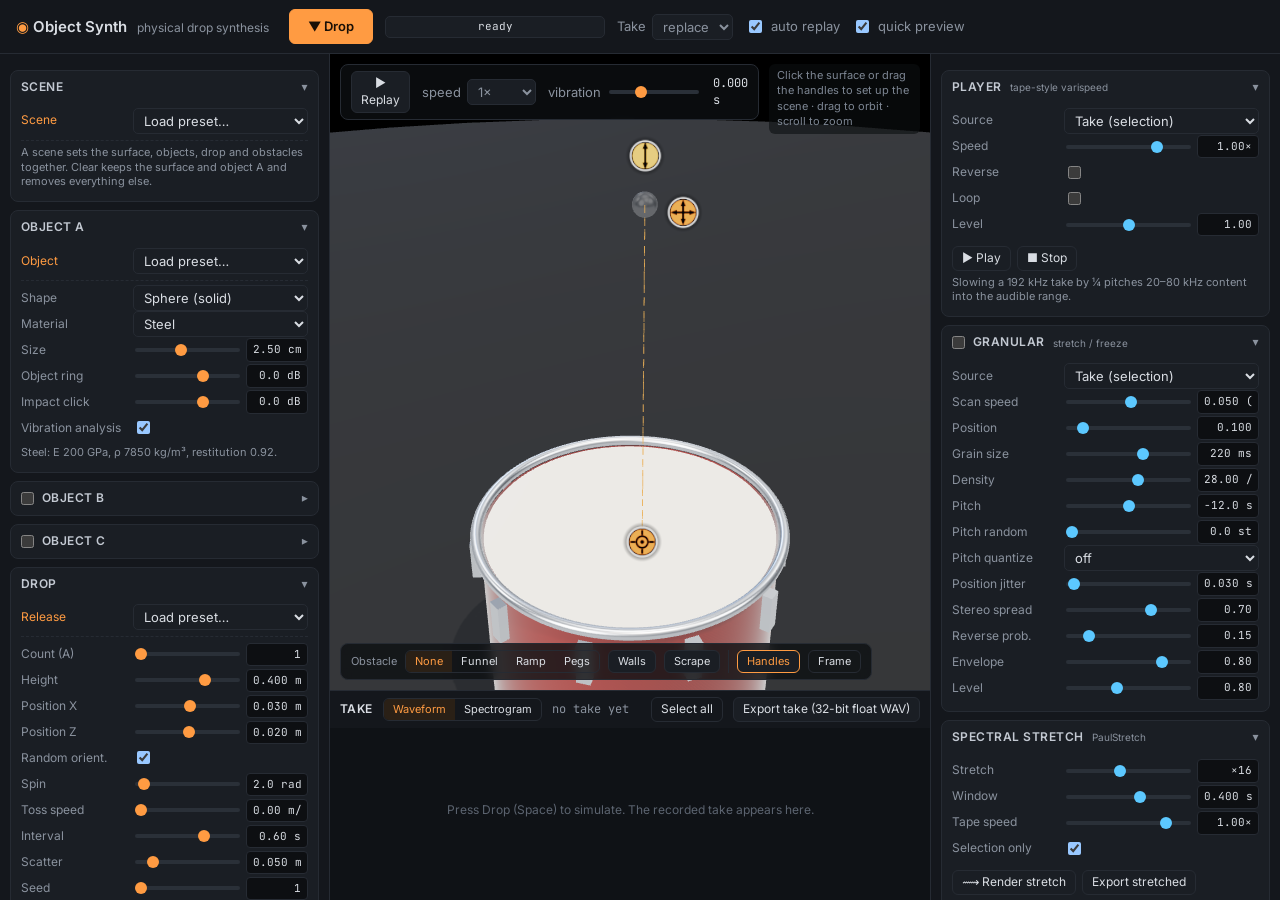
<file: object-synth/index.html>
<!doctype html>
<html lang="en">
<head>
  <meta charset="UTF-8" />
  <meta name="viewport" content="width=device-width, initial-scale=1.0" />
  <title>Object Synth</title>
  <link rel="preconnect" href="https://fonts.googleapis.com" />
  <link href="https://fonts.googleapis.com/css2?family=Inter:wght@400;500;600&family=JetBrains+Mono:wght@400;500&display=swap" rel="stylesheet" />
  <script type="module" crossorigin src="/object-synth/assets/index-oH3hqUIa.js"></script>
  <link rel="stylesheet" crossorigin href="/object-synth/assets/index-Vr_fVW9-.css">
</head>
<body>
  <div id="app">
    <header id="topbar">
      <div class="brand"><span class="logo">◉</span> Object Synth <span class="sub">physical drop synthesis</span></div>
      <div class="transport">
        <button id="btnDrop" class="primary" title="Simulate (Space)">▼ Drop</button>
        <button id="btnCancel" class="ghost" hidden>Cancel</button>
        <div class="progress"><div id="progBar"></div><span id="progText">ready</span></div>
        <label class="inline">Take
          <select id="takeMode"><option value="replace">replace</option><option value="append">append</option><option value="overlay">overlay</option></select>
        </label>
        <label class="inline"><input type="checkbox" id="autoPlay" checked /> auto replay</label>
        <label class="inline" title="Render a fast 48 kHz preview first, then the full-quality take in the background"><input type="checkbox" id="quickPreview" checked /> quick preview</label>
      </div>
      <div class="stats" id="stats"></div>
    </header>
    <aside id="left" class="panel"></aside>
    <main id="center">
      <div id="viewport">
        <div id="viewHud">
          <div class="hudrow">
            <button id="btnReplay" class="small">▶ Replay</button>
            <label class="inline">speed
              <select id="replaySpeed">
                <option value="1">1×</option><option value="0.5">½×</option><option value="0.25">¼×</option>
                <option value="0.125">⅛×</option><option value="0.0625">1/16×</option><option value="0.03125">1/32×</option>
              </select>
            </label>
            <label class="inline">vibration
              <input type="range" id="visGain" min="0" max="3" step="0.01" value="1" />
            </label>
            <span id="timeReadout" class="mono">0.000 s</span>
          </div>
          <div class="hint" id="viewHint">Click the surface or drag the handles to set up the scene · drag to orbit · scroll to zoom</div>
        </div>
        <div id="sceneTools">
          <span class="lab">Obstacle</span>
          <div class="seg" id="toolObstacle">
            <button data-v="none">None</button><button data-v="funnel">Funnel</button><button data-v="ramp">Ramp</button><button data-v="pegs">Pegs</button>
          </div>
          <button class="small" id="toolWalls" title="Tray walls around the surface">Walls</button>
          <button class="small" id="toolScrape" title="Drag object A across the surface after it lands">Scrape</button>
          <span class="sep"></span>
          <button class="small" id="toolHandles" title="Show / hide the scene handles (H)">Handles</button>
          <button class="small ghost" id="toolFrame" title="Reset the camera">Frame</button>
        </div>
      </div>
      <div id="takeArea">
        <div class="takeHead">
          <span class="title">Take</span>
          <div class="seg" id="viewMode">
            <button data-v="wave" class="on">Waveform</button><button data-v="spec">Spectrogram</button>
          </div>
          <span class="mono dim" id="takeInfo">no take yet</span>
          <span class="spacer"></span>
          <button id="btnSelAll" class="small ghost">Select all</button>
          <button id="btnExportTake" class="small">Export take (32-bit float WAV)</button>
        </div>
        <canvas id="wave"></canvas>
      </div>
    </main>
    <aside id="right" class="panel"></aside>
  </div>
</body>
</html>
</file>
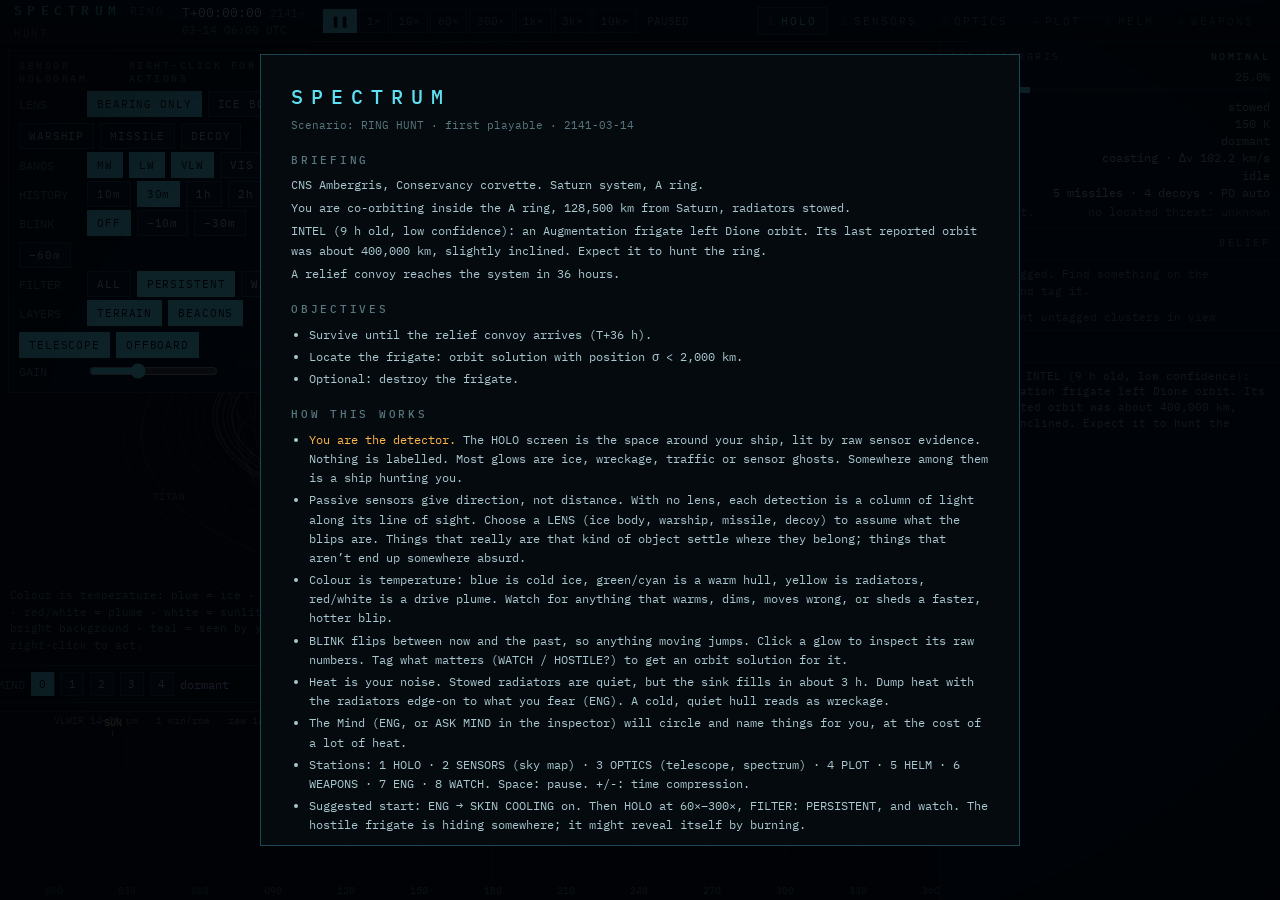
<file: spectrum/index.html>
<!doctype html>
<html lang="en">
  <head>
    <meta charset="UTF-8" />
    <meta name="viewport" content="width=device-width, initial-scale=1.0" />
    <title>SPECTRUM</title>
    <link rel="preconnect" href="https://fonts.googleapis.com" />
    <link rel="preconnect" href="https://fonts.gstatic.com" crossorigin />
    <link href="https://fonts.googleapis.com/css2?family=IBM+Plex+Mono:wght@300;400;500;600&display=swap" rel="stylesheet" />
    <script type="module" crossorigin src="./assets/index-BJzFzPAQ.js"></script>
    <link rel="stylesheet" crossorigin href="./assets/index-C9wZZ_MM.css">
  </head>
  <body>
    <div id="app"></div>
  </body>
</html>
</file>
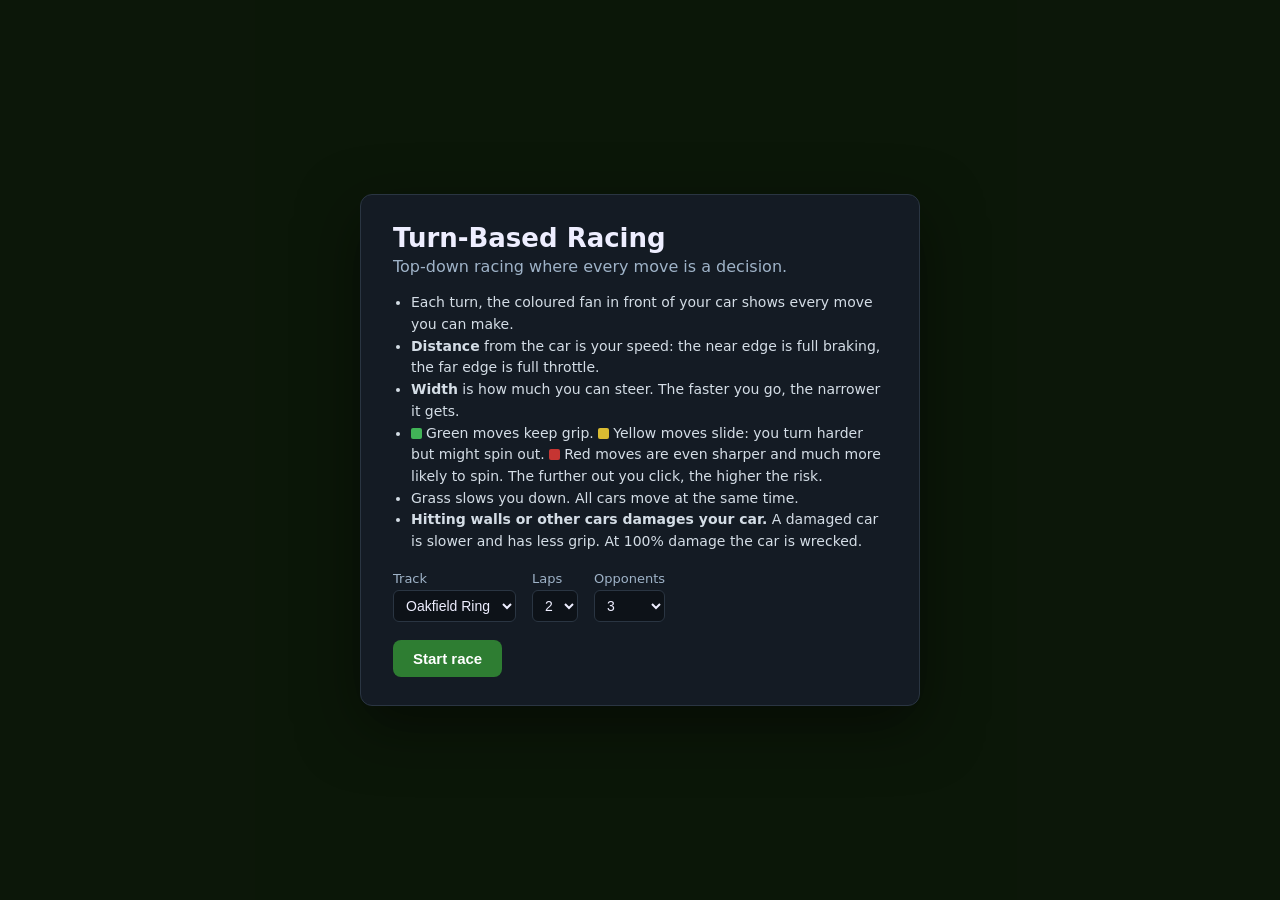
<file: tbracing/index.html>
<!doctype html>
<html lang="en">
<head>
  <meta charset="utf-8" />
  <meta name="viewport" content="width=device-width, initial-scale=1" />
  <title>Turn-Based Racing</title>
  <link rel="stylesheet" href="style.css" />
</head>
<body>
  <canvas id="game"></canvas>

  <div id="hud" class="hidden">
    <div id="info" class="panel"></div>
    <div id="standings" class="panel"></div>
    <div id="help" class="panel">
      <span class="sw green"></span>grip &nbsp; <span class="sw yellow"></span>slide &nbsp; <span class="sw red"></span>risky (chance to spin) &nbsp;·&nbsp;
      distance = speed, angle = steering &nbsp;·&nbsp; dashed line = keep speed &nbsp;·&nbsp;
      click to commit &nbsp;·&nbsp; scroll / Z = zoom &nbsp;·&nbsp; M = mute &nbsp;·&nbsp; R = restart &nbsp;·&nbsp; Esc = menu
    </div>
    <div id="mute" class="mutetag"></div>
  </div>

  <div id="menu" class="overlay">
    <div class="card">
      <h1>Turn-Based Racing</h1>
      <p class="sub">Top-down racing where every move is a decision.</p>
      <ul class="rules">
        <li>Each turn, the coloured fan in front of your car shows every move you can make.</li>
        <li><b>Distance</b> from the car is your speed: the near edge is full braking, the far edge is full throttle.</li>
        <li><b>Width</b> is how much you can steer. The faster you go, the narrower it gets.</li>
        <li><span class="sw green"></span>Green moves keep grip. <span class="sw yellow"></span>Yellow moves slide: you turn harder but might spin out.
          <span class="sw red"></span>Red moves are even sharper and much more likely to spin. The further out you click, the higher the risk.</li>
        <li>Grass slows you down. All cars move at the same time.</li>
        <li><b>Hitting walls or other cars damages your car.</b> A damaged car is slower and has less grip. At 100% damage the car is wrecked.</li>
      </ul>
      <div class="opts">
        <label>Track <select id="track"></select></label>
        <label>Laps
          <select id="laps"><option>1</option><option selected>2</option><option>3</option><option>5</option></select>
        </label>
        <label>Opponents
          <select id="ai"><option>1</option><option>2</option><option selected>3</option><option>4</option><option>5</option></select>
        </label>
      </div>
      <button id="start">Start race</button>
    </div>
  </div>

  <div id="results" class="overlay hidden">
    <div class="card">
      <h1 id="results-title">Results</h1>
      <table>
        <thead><tr><th>#</th><th>Driver</th><th>Turns</th><th>Gap</th><th>Damage</th></tr></thead>
        <tbody id="results-body"></tbody>
      </table>
      <div class="row">
        <button id="again">Race again</button>
        <button id="tomenu" class="secondary">Menu</button>
      </div>
    </div>
  </div>

  <script type="module" src="src/main.js"></script>
</body>
</html>
</file>
<file: object-synth/assets/index-Vr_fVW9-.css>
:root{--bg: #0d0f12;--panel: #14171c;--panel2: #1a1e24;--line: #262b33;--text: #d9dde3;--dim: #8a929e;--accent: #ff9b42;--accent2: #5cc8ff;--good: #7ddc8a;--danger: #ff6b6b;--radius: 8px;color-scheme:dark}*{box-sizing:border-box}html,body{margin:0;height:100%;background:var(--bg);color:var(--text);font:13px/1.4 Inter,system-ui,sans-serif;overflow:hidden}.mono{font-family:JetBrains Mono,ui-monospace,monospace;font-size:12px}.dim{color:var(--dim)}button,select,input{font:inherit;color:inherit}#app{display:grid;grid-template-columns:330px 1fr 350px;grid-template-rows:54px 1fr;grid-template-areas:"top top top" "left center right";height:100vh}#topbar{grid-area:top;display:flex;align-items:center;gap:20px;padding:0 16px;border-bottom:1px solid var(--line);background:var(--panel)}.brand{font-weight:600;font-size:15px;white-space:nowrap}.brand .logo{color:var(--accent)}.brand .sub{color:var(--dim);font-weight:400;font-size:12px;margin-left:6px}.transport{display:flex;align-items:center;gap:12px;flex:1}.stats{color:var(--dim);font-size:11px;font-family:JetBrains Mono,monospace;text-align:right;max-width:420px;line-height:1.3}button{background:var(--panel2);border:1px solid var(--line);border-radius:6px;padding:6px 12px;cursor:pointer;transition:background .12s,border-color .12s}button:hover{border-color:#3a414c;background:#20252c}button.primary{background:var(--accent);color:#1a1006;border-color:var(--accent);font-weight:600;padding:7px 18px}button.primary:hover{filter:brightness(1.08)}button.primary:disabled{opacity:.5;cursor:wait}button.ghost{background:transparent}button.small{padding:3px 9px;font-size:12px}button.on,button.active{border-color:var(--accent);color:var(--accent)}button.rec.active{background:var(--danger);color:#fff;border-color:var(--danger)}select{background:var(--panel2);border:1px solid var(--line);border-radius:5px;padding:3px 6px}label.inline{display:inline-flex;align-items:center;gap:6px;color:var(--dim);white-space:nowrap}.progress{position:relative;width:220px;height:22px;background:var(--panel2);border:1px solid var(--line);border-radius:5px;overflow:hidden}#progBar{position:absolute;inset:0 auto 0 0;width:0;background:linear-gradient(90deg,#ff9b4255,#ff9b42aa);transition:width .1s}#progText{position:absolute;inset:0;display:flex;align-items:center;justify-content:center;font-size:11px;color:var(--text);font-family:JetBrains Mono,monospace}.panel{overflow-y:auto;background:var(--panel);padding:8px 10px 40px}#left{grid-area:left;border-right:1px solid var(--line)}#right{grid-area:right;border-left:1px solid var(--line)}.panel::-webkit-scrollbar{width:8px}.panel::-webkit-scrollbar-thumb{background:#2a3038;border-radius:4px}.section{border:1px solid var(--line);border-radius:var(--radius);margin:8px 0;background:var(--panel2)}.section>.sh{display:flex;align-items:center;gap:8px;padding:8px 10px;cursor:pointer;user-select:none;font-weight:600;font-size:12px;letter-spacing:.04em;text-transform:uppercase;color:#c3c9d2}.section>.sh .chev{margin-left:auto;color:var(--dim);transition:transform .15s}.section.closed>.sh .chev{transform:rotate(-90deg)}.section.closed>.sb{display:none}.section>.sb{padding:4px 10px 10px}.section .sh .badge{font-size:10px;text-transform:none;letter-spacing:0;color:var(--dim);font-weight:400}.section .sh input[type=checkbox]{margin:0}.row{display:grid;grid-template-columns:104px 1fr 62px;align-items:center;gap:8px;min-height:26px}.row.full{grid-template-columns:104px 1fr}.row.preset{padding-bottom:6px;margin-bottom:4px;border-bottom:1px dashed var(--line)}.row.preset>.lab{color:var(--accent)}.row>.lab{color:var(--dim);font-size:12px;white-space:nowrap;overflow:hidden;text-overflow:ellipsis}.row>.val{font-family:JetBrains Mono,monospace;font-size:11px;color:var(--text);text-align:right;background:transparent;border:1px solid transparent;border-radius:4px;padding:1px 3px;width:100%}.row>.val:focus{border-color:var(--line);outline:none;background:var(--bg)}.row select,.row input[type=text]{width:100%}.row input[type=text]{background:var(--bg);border:1px solid var(--line);border-radius:4px;padding:3px 6px;font-family:JetBrains Mono,monospace;font-size:11px}.btnrow{display:flex;gap:6px;flex-wrap:wrap;margin-top:8px}.note{color:var(--dim);font-size:11px;margin:4px 0 2px;line-height:1.35}input[type=range]{-webkit-appearance:none;appearance:none;width:100%;height:18px;background:transparent;cursor:pointer}input[type=range]::-webkit-slider-runnable-track{height:4px;background:#2a3038;border-radius:2px}input[type=range]::-webkit-slider-thumb{-webkit-appearance:none;width:12px;height:12px;border-radius:50%;background:var(--accent);margin-top:-4px;border:0}input[type=range]::-moz-range-track{height:4px;background:#2a3038;border-radius:2px}input[type=range]::-moz-range-thumb{width:12px;height:12px;border-radius:50%;background:var(--accent);border:0}.sect-audio input[type=range]::-webkit-slider-thumb{background:var(--accent2)}.sect-audio input[type=range]::-moz-range-thumb{background:var(--accent2)}#center{grid-area:center;display:flex;flex-direction:column;min-width:0;min-height:0}#viewport{position:relative;flex:1;min-height:0;background:radial-gradient(ellipse at 50% 30%,#1c2129,#0b0d10)}#viewport canvas{display:block;width:100%;height:100%}#viewHud{position:absolute;left:10px;right:10px;top:10px;pointer-events:none;display:flex;justify-content:space-between;align-items:flex-start;gap:10px}#viewHud .hudrow{pointer-events:auto;display:flex;gap:12px;align-items:center;background:#0d0f12cc;border:1px solid var(--line);border-radius:8px;padding:6px 10px;backdrop-filter:blur(6px)}#viewHud .hudrow input[type=range]{width:90px}#sceneTools{position:absolute;left:10px;bottom:10px;display:flex;gap:8px;align-items:center;background:#0d0f12cc;border:1px solid var(--line);border-radius:8px;padding:6px 10px;backdrop-filter:blur(6px);flex-wrap:wrap;max-width:calc(100% - 20px)}#sceneTools .lab{color:var(--dim);font-size:11px}#sceneTools .sep{width:1px;align-self:stretch;background:var(--line)}#sceneTools button.small{font-size:11px;padding:3px 9px}#viewHud .hint{color:#7d8693;font-size:11px;background:#0d0f1299;padding:4px 8px;border-radius:6px}#takeArea{height:210px;border-top:1px solid var(--line);background:var(--panel);display:flex;flex-direction:column}.takeHead{display:flex;align-items:center;gap:10px;padding:6px 10px}.takeHead .title{font-weight:600;font-size:12px;text-transform:uppercase;letter-spacing:.04em}.takeHead .spacer{flex:1}.seg{display:inline-flex;border:1px solid var(--line);border-radius:6px;overflow:hidden}.seg button{border:0;border-radius:0;padding:3px 9px;font-size:11px;background:transparent}.seg button.on{background:#2a2016;color:var(--accent)}#wave{flex:1;width:100%;min-height:0;display:block;cursor:crosshair}.meter{height:6px;background:#22272e;border-radius:3px;overflow:hidden;margin-top:6px}.meter>div{height:100%;width:0;background:linear-gradient(90deg,var(--good),var(--accent),var(--danger))}.recinfo{font-family:JetBrains Mono,monospace;font-size:11px;color:var(--dim)}@media (max-width: 1200px){#app{grid-template-columns:290px 1fr 310px}}
</file>
<file: spectrum/assets/index-C9wZZ_MM.css>
:root{--bg:#03060a;--panel:#060c12;--panel-2:#08121a;--line:#12303c;--line-2:#1c4654;--text:#a9c7cf;--dim:#58777f;--faint:#2a454e;--own:#5fe1f2;--hostile:#ffb547;--alarm:#ff5d5d;--ok:#8cf5a3;--natural:#7d8ea6;--mind:#c59bff;--font:"IBM Plex Mono", ui-monospace, "SF Mono", Menlo, Consolas, monospace}*{box-sizing:border-box}html,body{background:var(--bg);height:100%;color:var(--text);font-family:var(--font);margin:0;font-size:12px;overflow:hidden}body:after{content:"";pointer-events:none;z-index:50;background:radial-gradient(#0000 60%,#00000073 100%);position:fixed;inset:0}#app{grid-template-rows:42px 1fr;grid-template-columns:1fr 340px;height:100vh;display:grid}.topbar{border-bottom:1px solid var(--line);background:linear-gradient(#071019,#04080c);grid-column:1/3;align-items:center;gap:18px;padding:0 14px;display:flex}.brand{letter-spacing:.42em;color:var(--own);font-size:13px;font-weight:600}.brand small{letter-spacing:.15em;color:var(--dim);margin-left:8px;font-weight:400}.clock{color:#d8f6fb;font-variant-numeric:tabular-nums;font-size:13px}.clock .date{color:var(--dim);margin-left:8px;font-size:11px}.tabs{gap:2px;margin-left:auto;display:flex}.tab{color:var(--dim);font-family:var(--font);letter-spacing:.18em;cursor:pointer;background:0 0;border:1px solid #0000;padding:6px 10px;font-size:11px}.tab:hover{color:var(--text)}.tab.active{color:var(--own);border-color:var(--line-2);background:var(--panel-2)}.tab .k{color:var(--faint);margin-right:4px}.timectl{align-items:center;gap:2px;display:flex}.timectl button{font-family:var(--font);background:var(--panel);color:var(--dim);border:1px solid var(--line);cursor:pointer;padding:4px 7px;font-size:11px}.timectl button.on{color:#04080c;background:var(--own);border-color:var(--own)}.timectl .rate{color:var(--dim);min-width:92px;margin-left:8px;font-size:11px}.interrupt-flash{animation:.9s ease-out 3 flash}@keyframes flash{0%{background:#ffb54759}to{background:0 0}}.main{border-right:1px solid var(--line);position:relative;overflow:hidden}.station{display:none;position:absolute;inset:0}.station.active{display:block}.side{background:var(--panel);flex-direction:column;display:flex;overflow:hidden}.box{border-bottom:1px solid var(--line);padding:8px 10px}.box h3,.panel h3{letter-spacing:.25em;color:var(--dim);text-transform:uppercase;justify-content:space-between;margin:0 0 6px;font-size:10px;font-weight:500;display:flex}.kv{font-variant-numeric:tabular-nums;grid-template-columns:auto 1fr;gap:2px 10px;display:grid}.kv .k{color:var(--dim)}.kv .v{text-align:right;color:var(--text)}.bar{background:#0b1a21;height:6px;margin:3px 0 6px;position:relative}.bar>i{background:var(--own);position:absolute;top:0;bottom:0;left:0}.bar.warn>i{background:var(--hostile)}.bar.alarm>i{background:var(--alarm)}.contacts{flex:none;max-height:34vh;overflow-y:auto}.contact{cursor:pointer;font-variant-numeric:tabular-nums;border-left:2px solid #0000;grid-template-columns:46px 1fr auto;gap:0 8px;padding:4px 6px;display:grid}.contact:hover{background:var(--panel-2)}.contact.sel{border-left-color:var(--hostile);background:#0d1a20}.contact .id{color:var(--hostile);font-weight:500}.contact.lost .id,.contact.tentative .id{color:var(--dim)}.contact .sub{color:var(--dim);grid-column:2/4;font-size:11px}.contact .mind{color:var(--mind)}.log{flex:auto;padding:6px 10px;font-size:11px;line-height:1.45;overflow-y:auto}.log .e{margin-bottom:3px}.log .t{color:var(--faint);margin-right:6px}.log .contact-k,.log .burn{color:var(--hostile)}.log .missile,.log .combat,.log .warning{color:var(--alarm)}.log .intel{color:var(--natural)}.log .end{color:var(--own);font-weight:600}.grid2{grid-template-columns:1fr 1fr;height:100%;display:grid}.panel{border:1px solid var(--line);background:#060c12d1;padding:8px 10px;position:relative}.overlay{z-index:5;position:absolute}canvas{display:block}.btn{font-family:var(--font);letter-spacing:.08em;background:var(--panel-2);color:var(--text);border:1px solid var(--line-2);cursor:pointer;padding:5px 9px;font-size:11px}.btn:hover{border-color:var(--own);color:var(--own)}.btn.on{background:var(--own);color:#02060a;border-color:var(--own)}.btn.hot{border-color:var(--hostile);color:var(--hostile)}.btn.danger{border-color:var(--alarm);color:var(--alarm)}.btn:disabled{opacity:.35;cursor:default}.row{flex-wrap:wrap;align-items:center;gap:6px;margin:5px 0;display:flex}.lbl{color:var(--dim);min-width:90px}input[type=number],select{font-family:var(--font);color:var(--text);border:1px solid var(--line-2);background:#050b10;padding:4px 6px;font-size:11px}input[type=number]{width:90px}input[type=range]{accent-color:var(--own)}label.chk{cursor:pointer;align-items:center;gap:6px;margin:4px 0;display:flex}.hint{color:var(--dim);font-size:11px;line-height:1.5}.warnline{color:var(--hostile)}.alarmline{color:var(--alarm)}.mindline{color:var(--mind)}.big{color:#d8f6fb;font-size:15px}.labels{pointer-events:none;position:absolute;inset:0;overflow:hidden}.labels div{white-space:nowrap;letter-spacing:.05em;font-size:10px;position:absolute;transform:translate(8px,-50%)}.modal-bg{z-index:100;background:#010306db;justify-content:center;align-items:center;display:flex;position:fixed;inset:0}.modal{border:1px solid var(--line-2);background:#050a0f;width:min(760px,92vw);max-height:88vh;padding:26px 30px;line-height:1.6;overflow-y:auto}.modal h1{letter-spacing:.4em;color:var(--own);margin:0 0 4px;font-size:20px;font-weight:500}.modal h2{letter-spacing:.25em;color:var(--dim);margin:18px 0 6px;font-size:11px;font-weight:500}.modal p{margin:4px 0}.modal ul{margin:4px 0;padding-left:18px}.modal li{margin:3px 0}.modal .accent{color:var(--hostile)}::-webkit-scrollbar{width:6px}::-webkit-scrollbar-thumb{background:var(--line-2)}.log .mind{color:var(--mind)}.ctxmenu{background:#050b10f5;box-shadow:0 6px 30px #0009}.btn.menuitem{text-align:left;background:0 0;border:none;border-left:2px solid #0000;width:100%;padding:5px 8px;display:block}.btn.menuitem:hover{border-left-color:var(--own);background:#0b1a22}.btn.menuitem.hot{color:var(--hostile)}.btn.menuitem.danger{color:var(--alarm)}.actionbar{white-space:nowrap;background:#04090ee6}.actionbar .btn{padding:4px 7px}
</file>
<file: tbracing/style.css>
* { box-sizing: border-box; }
html, body { margin: 0; height: 100%; overflow: hidden; background: #16290f; color: #eef; font-family: system-ui, -apple-system, sans-serif; }
canvas { display: block; cursor: crosshair; }
.hidden { display: none !important; }

.panel {
  position: fixed; background: rgba(10, 14, 20, 0.78); border: 1px solid rgba(255,255,255,0.08);
  border-radius: 8px; padding: 8px 12px; font-size: 13px; pointer-events: none;
}
#info { top: 12px; left: 12px; display: flex; gap: 16px; font-size: 15px; }
#info b { color: #9fb3c8; font-weight: 600; margin-right: 4px; }
#info .warn { color: #aed581; }
#standings { top: 12px; right: 12px; line-height: 1.6; min-width: 120px; }
#standings .me, tr.me { color: #81d4fa; font-weight: 600; }
#help { bottom: 12px; left: 12px; color: #c5d0dc; max-width: calc(100vw - 260px); }

.dot { display: inline-block; width: 9px; height: 9px; border-radius: 50%; margin: 0 6px 0 2px; vertical-align: baseline; }
.sw { display: inline-block; width: 11px; height: 11px; border-radius: 2px; margin-right: 4px; vertical-align: -1px; }
.sw.green { background: rgba(76,217,100,0.8); }
.sw.yellow { background: rgba(253,216,53,0.85); }
.sw.red { background: rgba(229,57,53,0.85); }

.overlay { position: fixed; inset: 0; display: flex; align-items: center; justify-content: center; background: rgba(5, 10, 5, 0.55); }
.card { background: #141b24; border: 1px solid #2a3542; border-radius: 12px; padding: 28px 32px; width: min(560px, calc(100vw - 32px)); box-shadow: 0 20px 60px rgba(0,0,0,0.5); }
h1 { margin: 0 0 4px; font-size: 26px; }
.sub { margin: 0 0 16px; color: #9fb3c8; }
.rules { padding-left: 18px; line-height: 1.55; color: #d4dde6; font-size: 14px; }
.opts { display: flex; gap: 16px; margin: 18px 0; flex-wrap: wrap; }
.opts label { display: flex; flex-direction: column; gap: 4px; font-size: 13px; color: #9fb3c8; }
select { background: #0d1218; color: #eef; border: 1px solid #2a3542; border-radius: 6px; padding: 6px 8px; font-size: 14px; }
button { background: #2e7d32; color: #fff; border: 0; border-radius: 8px; padding: 10px 20px; font-size: 15px; font-weight: 600; cursor: pointer; }
button:hover { background: #388e3c; }
button.secondary { background: #2a3542; }
.row { display: flex; gap: 10px; margin-top: 18px; }
table { width: 100%; border-collapse: collapse; margin-top: 12px; font-size: 14px; }
th, td { text-align: left; padding: 6px 8px; border-bottom: 1px solid #222c38; }
th { color: #9fb3c8; font-weight: 600; }

.dmgbar { display: inline-block; width: 60px; height: 8px; background: #2a3542; border-radius: 4px; overflow: hidden; vertical-align: 0; margin: 0 4px; }
.dmgbar span { display: block; height: 100%; }
#standings .mini { display: block; width: 100%; height: 2px; background: rgba(255,255,255,0.08); margin: -2px 0 2px; }
#standings .mini span { display: block; height: 100%; background: #e53935; }
.mutetag { position: fixed; bottom: 12px; right: 230px; font-size: 13px; color: #c5d0dc; }
</file>
